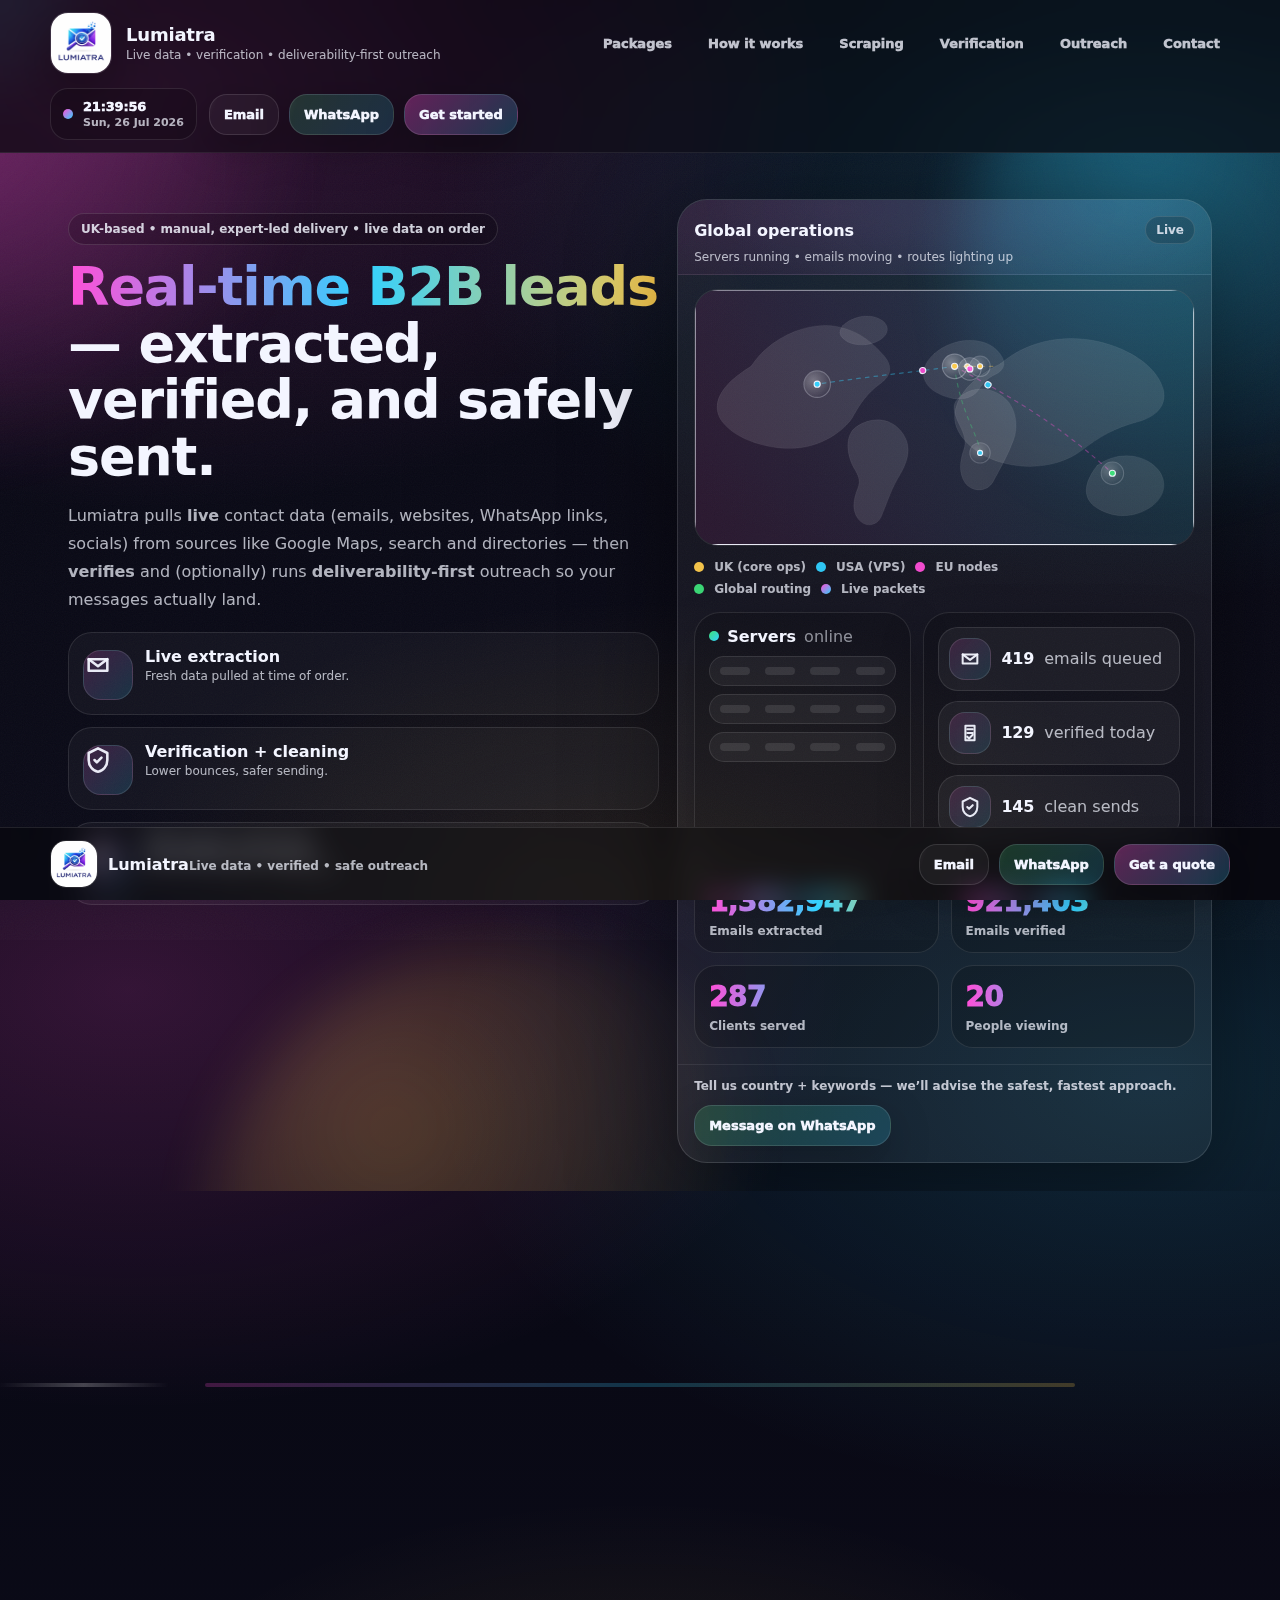
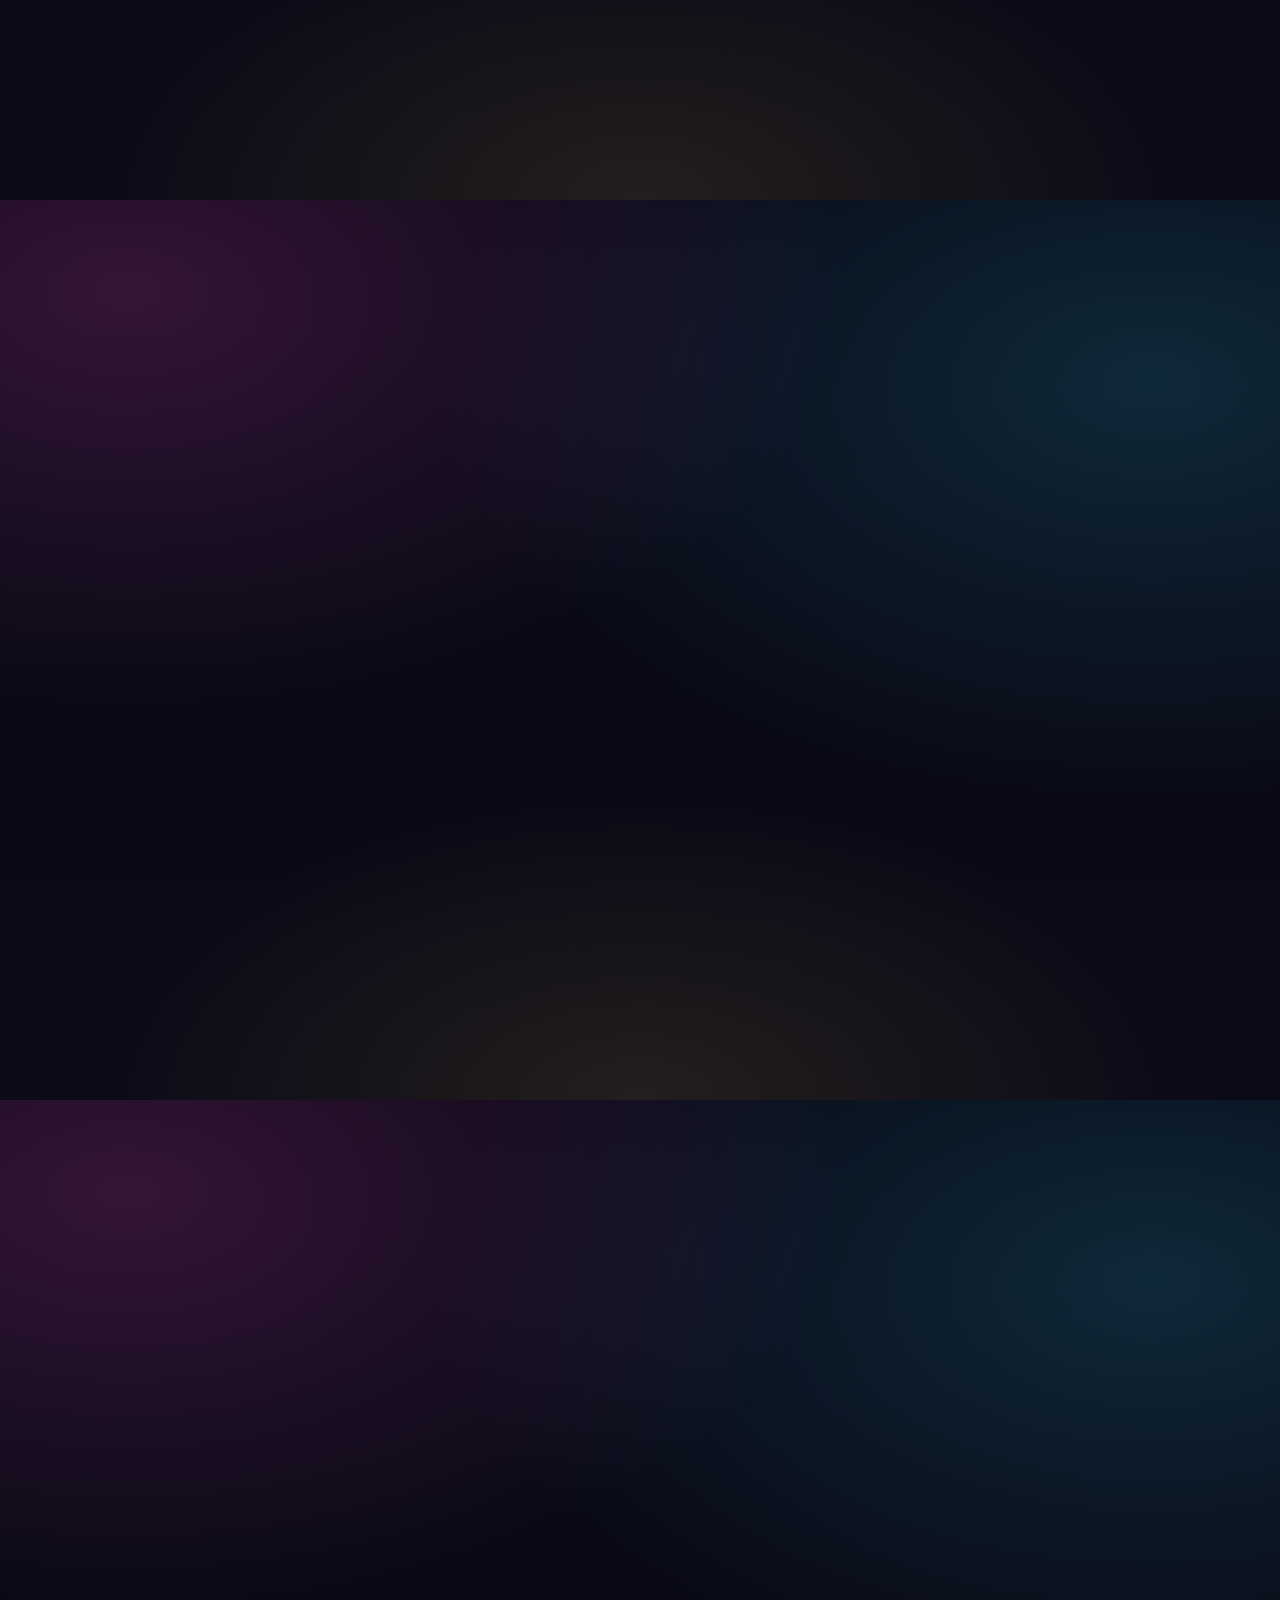
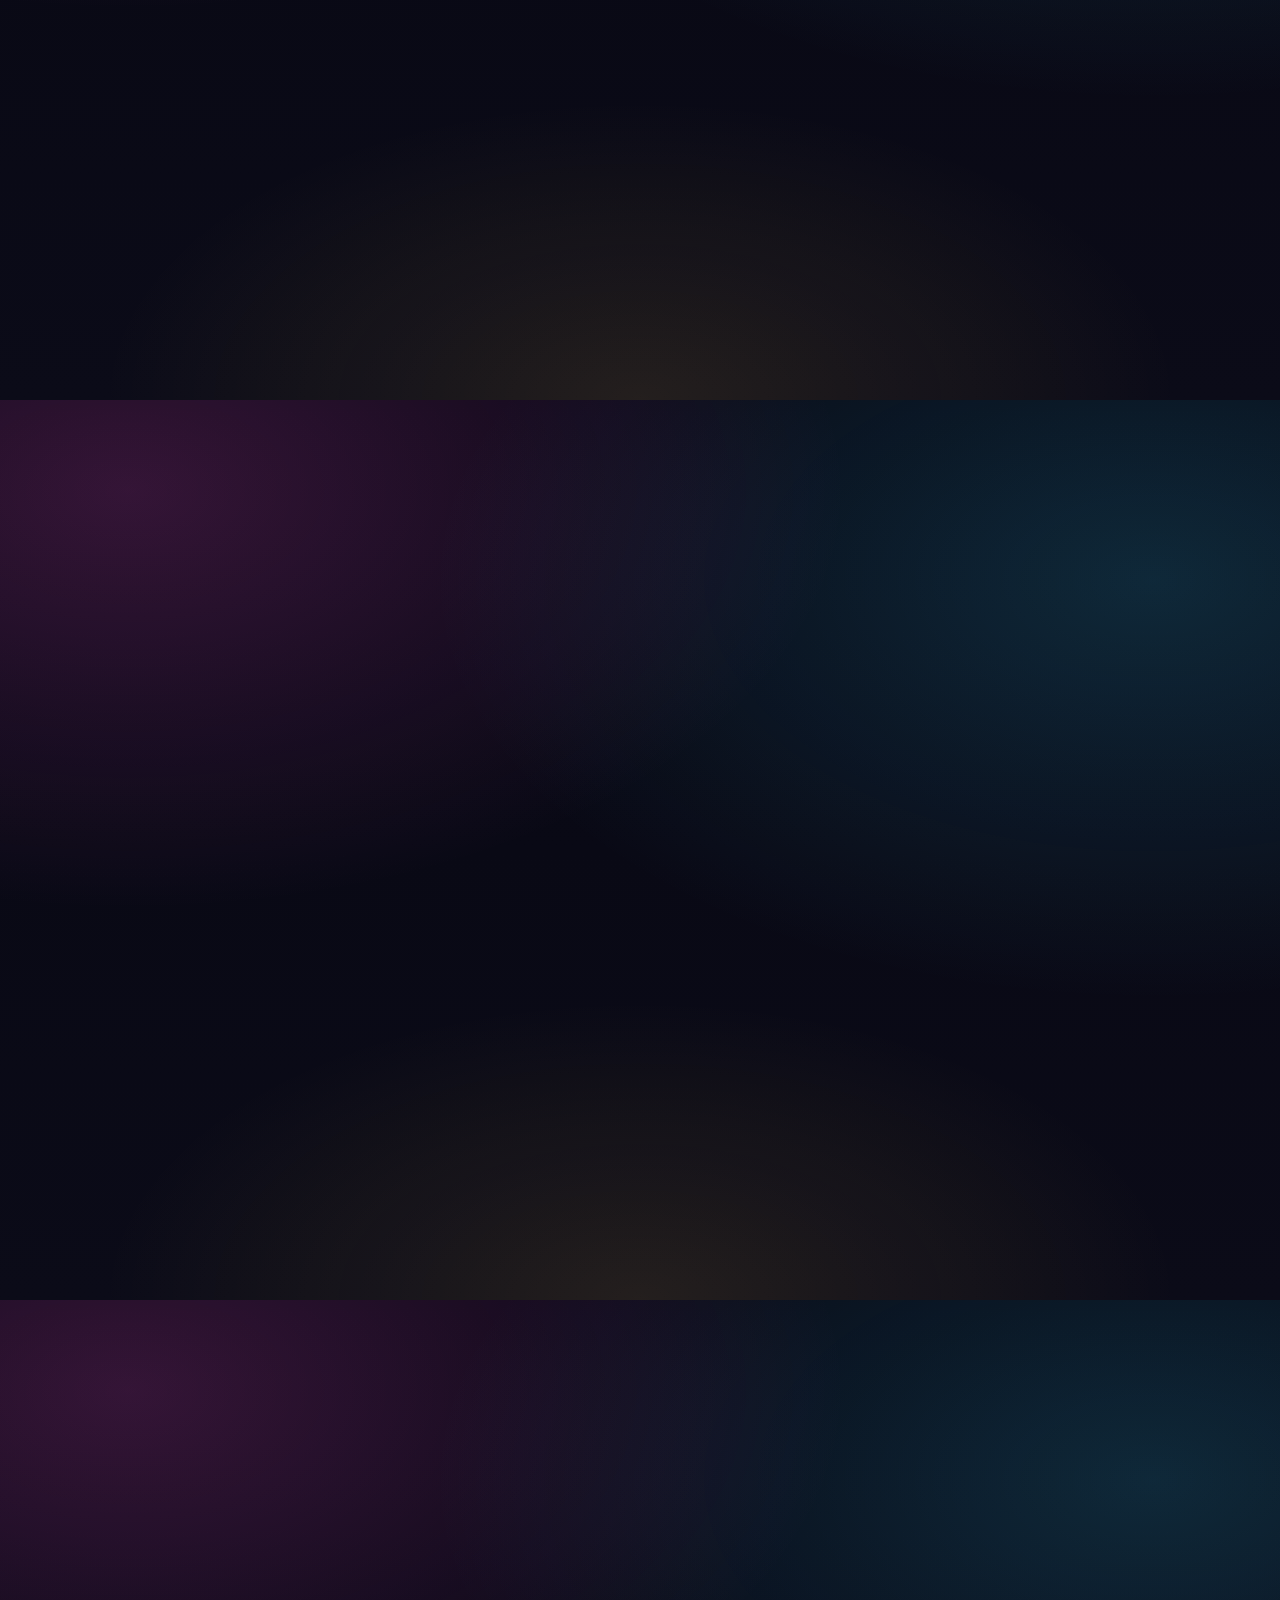
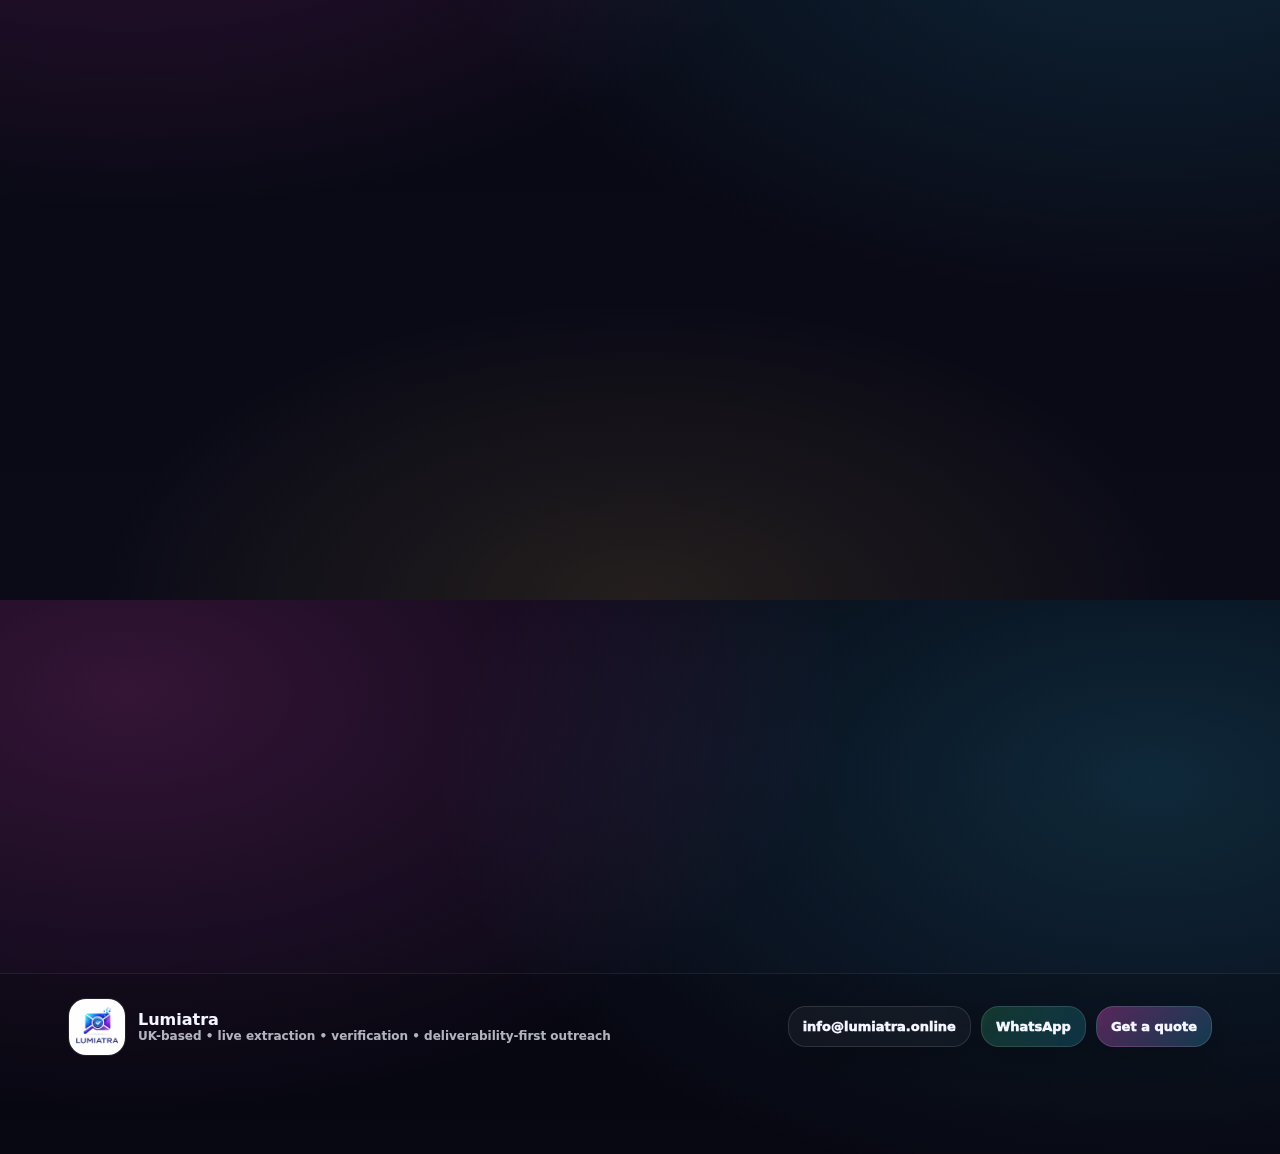
<file: index.html>
<!doctype html>
<html lang="en-GB">
<head>
  <meta charset="utf-8" />
  <meta name="viewport" content="width=device-width,initial-scale=1" />
  <title>Lumiatra — Live Data Extraction + Verified Outreach</title>
  <meta name="description" content="UK-based. Live scraping from maps/search/directories. Verification + deliverability-first sending. Manual, safe, expert-led delivery." />
  <meta name="theme-color" content="#070712" />
  <link rel="icon" href="assets/favicon.png" />
  <link rel="stylesheet" href="styles.css" />
</head>
<body>
  <div class="progressbar" aria-hidden="true"></div>
  <div class="cursor-glow" aria-hidden="true"></div>
  <div class="noise" aria-hidden="true"></div>

  <header class="header">
    <div class="container nav">
      <a class="brand" href="#top" aria-label="Lumiatra home">
        <img class="brand-logo" src="assets/logo.png" alt="Lumiatra logo" />
        <div class="name">
          <b>Lumiatra</b>
          <span>Live data • verification • deliverability-first outreach</span>
        </div>
      </a>

      <button class="nav-toggle" aria-label="Open menu" aria-expanded="false" aria-controls="navLinks">
        <span></span><span></span><span></span>
      </button>

      <nav class="links" id="navLinks" aria-label="Primary">
        <a href="#packages">Packages</a>
        <a href="#how">How it works</a>
        <a href="#scraping">Scraping</a>
        <a href="#verify">Verification</a>
        <a href="#outreach">Outreach</a>
        <a href="#contact">Contact</a>
      </nav>

      <div class="nav-right">
        <div class="clock" aria-label="Current time">
          <div class="clock-dot"></div>
          <div class="clock-text">
            <div class="clock-time" id="clockTime">—</div>
            <div class="clock-date" id="clockDate">—</div>
          </div>
        </div>

        <div class="nav-ctas">
          <a class="btn ghost" href="mailto:info@lumiatra.online?subject=Enquiry%20%E2%80%94%20Lumiatra">Email</a>
          <a class="btn whatsapp" href="https://wa.me/447818930933?text=Hi%20Lumiatra%20%E2%80%94%20I%27d%20like%20help%20with%20live%20leads%20and%20outreach.%20Can%20we%20chat%3F" target="_blank" rel="noopener">WhatsApp</a>
          <a class="btn primary" href="#packages">Get started</a>
        </div>
      </div>
    </div>
  </header>

  <main id="top">
    <section class="hero">
      <div class="hero-bg" aria-hidden="true">
        <div class="blob blob-1"></div>
        <div class="blob blob-2"></div>
        <div class="blob blob-3"></div>
        <div class="gridlines"></div>
      </div>

      <div class="container hero-grid">
        <div class="hero-copy">
          <div class="pill reveal">UK-based • manual, expert-led delivery • live data on order</div>
          <h1 class="h-title reveal"><span class="grad">Real-time B2B leads</span> — extracted, verified, and safely sent.</h1>
          <p class="h-sub reveal">
            Lumiatra pulls <b>live</b> contact data (emails, websites, WhatsApp links, socials) from sources like Google Maps, search and directories —
            then <b>verifies</b> and (optionally) runs <b>deliverability-first</b> outreach so your messages actually land.
          </p>

          <div class="hero-bullets reveal">
            <div class="hb">
              <span class="hb-ico" aria-hidden="true">
                <svg viewBox="0 0 24 24"><path d="M4 7h16v10H4V7Z" /><path d="m4 7 8 6 8-6" /></svg>
              </span>
              <div><b>Live extraction</b><span>Fresh data pulled at time of order.</span></div>
            </div>
            <div class="hb">
              <span class="hb-ico" aria-hidden="true">
                <svg viewBox="0 0 24 24"><path d="M12 2 20 6v6c0 5-3.5 9.5-8 10-4.5-.5-8-5-8-10V6l8-4Z"/><path d="m9 12 2 2 4-4"/></svg>
              </span>
              <div><b>Verification + cleaning</b><span>Lower bounces, safer sending.</span></div>
            </div>
            <div class="hb">
              <span class="hb-ico" aria-hidden="true">
                <svg viewBox="0 0 24 24"><path d="M3 12 21 5l-7 18-2-8-9-3Z"/><path d="m12 15 9-10"/></svg>
              </span>
              <div><b>Managed outreach</b><span>Warm-up, cadence, monitoring.</span></div>
            </div>
          </div>

          <div class="hero-ctas reveal">
            <a class="btn primary" href="#packages">Choose a package</a>
            <a class="btn ghost" href="#contact">Get a quote</a>
          </div>

          <div class="mini-trust reveal">
            <span class="dot"></span> Wholesalers • Manufacturers • Distributors • Service providers • Agencies
          </div>
        </div>

        <div class="hero-panel reveal">
          <div class="panel-top">
            <div class="panel-title">
              <b>Global operations</b>
              <span class="kbd">Live</span>
            </div>
            <div class="panel-sub">Servers running • emails moving • routes lighting up</div>
          </div>

          <div class="map-wrap">
            <svg class="map" viewBox="0 0 980 500" role="img" aria-label="World map with active nodes and routes">
              <defs>
                <linearGradient id="ocean" x1="0" x2="1">
                  <stop offset="0" stop-color="rgba(255,79,216,.10)"/>
                  <stop offset="1" stop-color="rgba(50,209,255,.12)"/>
                </linearGradient>
                <radialGradient id="glow" cx="35%" cy="35%" r="70%">
                  <stop offset="0" stop-color="rgba(255,255,255,.95)"/>
                  <stop offset="1" stop-color="rgba(255,255,255,0)"/>
                </radialGradient>
              </defs>

              <rect x="0" y="0" width="980" height="500" rx="24" fill="url(#ocean)"/>

              <path class="land" d="M110 150c35-55 110-90 170-78 46 9 72 35 92 58 18 21 12 40-8 54-25 18-40 40-52 62-13 25-55 58-106 64-52 6-120-12-150-48-22-26-22-66 54-112z"/>
              <path class="land" d="M310 275c18-18 46-25 70-16 19 7 35 27 38 46 4 24-8 46-20 66-14 24-22 52-32 74-9 20-33 22-46 4-13-18-8-40 0-60 6-16 0-26-7-38-12-20-20-56-3-76z"/>
              <path class="land" d="M470 125c28-24 66-32 98-22 18 6 30 18 36 30 7 14 0 26-12 32-18 8-26 18-34 30-10 16-30 22-52 18-22-4-46-16-54-34-8-18 0-38 18-54z"/>
              <path class="land" d="M520 210c26-22 62-20 88 2 22 18 28 54 18 82-10 28-26 56-40 82-12 22-42 22-56 2-12-18-10-42-2-64 6-18 0-32-8-48-14-30-16-42 0-56z"/>
              <path class="land" d="M600 145c64-56 160-64 240-28 48 22 72 50 80 78 8 30-12 54-50 64-46 12-76 30-110 56-40 30-98 40-158 24-56-16-92-56-92-88 0-34 24-74 90-106z"/>
              <path class="land" d="M790 345c34-26 82-26 112 0 26 22 26 56-2 78-30 24-70 26-102 10-30-14-44-42-8-88z"/>
              <path class="land" d="M290 70c24-22 58-24 78-10 16 12 12 30-8 40-18 10-44 10-60 2-16-10-20-18-10-32z"/>

              <path class="link" id="r1" d="M510 150 C440 160, 340 170, 240 185" />
              <path class="link link2" id="r2" d="M510 150 C620 210, 710 260, 820 360" />
              <path class="link link3" id="r3" d="M510 150 C540 150, 565 150, 590 150" />
              <path class="link link4" id="r4" d="M510 150 C520 240, 560 290, 560 320" />

              <g class="packet">
                <circle r="6" fill="rgba(255,79,216,.9)">
                  <animateMotion dur="4.8s" repeatCount="indefinite" rotate="auto">
                    <mpath href="#r1"></mpath>
                  </animateMotion>
                </circle>
              </g>
              <g class="packet">
                <circle r="6" fill="rgba(50,209,255,.9)">
                  <animateMotion dur="5.6s" repeatCount="indefinite" rotate="auto">
                    <mpath href="#r2"></mpath>
                  </animateMotion>
                </circle>
              </g>
              <g class="packet">
                <circle r="5" fill="rgba(255,204,77,.95)">
                  <animateMotion dur="3.6s" repeatCount="indefinite" rotate="auto">
                    <mpath href="#r3"></mpath>
                  </animateMotion>
                </circle>
              </g>

              <g class="node" data-label="UK • London">
                <circle class="pulse" cx="510" cy="150" r="24" fill="url(#glow)" opacity=".35"/>
                <circle cx="510" cy="150" r="6" fill="rgba(255,204,77,.98)"/>
              </g>
              <g class="node node2" data-label="USA • Virginia">
                <circle class="pulse" cx="240" cy="185" r="26" fill="url(#glow)" opacity=".30"/>
                <circle cx="240" cy="185" r="6" fill="rgba(50,209,255,.98)"/>
              </g>
              <g class="node node3" data-label="France • Paris">
                <circle class="pulse" cx="540" cy="155" r="22" fill="url(#glow)" opacity=".28"/>
                <circle cx="540" cy="155" r="6" fill="rgba(255,79,216,.98)"/>
              </g>
              <g class="node node4" data-label="Singapore">
                <circle class="pulse" cx="820" cy="360" r="22" fill="url(#glow)" opacity=".22"/>
                <circle cx="820" cy="360" r="6" fill="rgba(62,224,122,.98)"/>
              </g>
              <g class="node node5" data-label="Germany">
                <circle class="pulse" cx="560" cy="150" r="20" fill="url(#glow)" opacity=".22"/>
                <circle cx="560" cy="150" r="5" fill="rgba(255,204,77,.95)"/>
              </g>
              <g class="node node6" data-label="South Africa">
                <circle class="pulse" cx="560" cy="320" r="20" fill="url(#glow)" opacity=".20"/>
                <circle cx="560" cy="320" r="5" fill="rgba(50,209,255,.90)"/>
              </g>
            </svg>

            <div class="map-legend">
              <div class="legend-row">
                <span class="lg-dot d1"></span><span>UK (core ops)</span>
                <span class="lg-dot d2"></span><span>USA (VPS)</span>
                <span class="lg-dot d3"></span><span>EU nodes</span>
              </div>
              <div class="legend-row">
                <span class="lg-dot d4"></span><span>Global routing</span>
                <span class="lg-dot d5"></span><span>Live packets</span>
              </div>
            </div>
          </div>

          <div class="live-row">
            <div class="server">
              <div class="server-top">
                <span class="srv-dot"></span><b>Servers</b><span class="muted2">online</span>
              </div>
              <div class="racks" aria-hidden="true">
                <div class="rack"><i></i><i></i><i></i><i></i></div>
                <div class="rack"><i></i><i></i><i></i><i></i></div>
                <div class="rack"><i></i><i></i><i></i><i></i></div>
              </div>
            </div>

            <div class="actions">
              <div class="action"><span class="a-ico">
                <svg viewBox="0 0 24 24"><path d="M4 7h16v10H4V7Z"/><path d="m4 7 8 6 8-6"/></svg>
              </span><b id="liveEmails">—</b><span class="muted">emails queued</span></div>

              <div class="action"><span class="a-ico">
                <svg viewBox="0 0 24 24"><path d="M7 4h10v16H7V4Z"/><path d="M9 8h6M9 12h6"/><path d="m9 16 2 2 4-4"/></svg>
              </span><b id="liveVerified">—</b><span class="muted">verified today</span></div>

              <div class="action"><span class="a-ico">
                <svg viewBox="0 0 24 24"><path d="M12 2 20 6v6c0 5-3.5 9.5-8 10-4.5-.5-8-5-8-10V6l8-4Z"/><path d="m9 12 2 2 4-4"/></svg>
              </span><b id="liveClean">—</b><span class="muted">clean sends</span></div>
            </div>
          </div>

          <div class="stats-grid">
            <div class="stat"><div class="stat-num" data-count="1382947">0</div><div class="stat-lbl">Emails extracted</div></div>
            <div class="stat"><div class="stat-num" data-count="921403">0</div><div class="stat-lbl">Emails verified</div></div>
            <div class="stat"><div class="stat-num" data-count="287">0</div><div class="stat-lbl">Clients served</div></div>
            <div class="stat"><div class="stat-num live" data-live="people">0</div><div class="stat-lbl">People viewing</div></div>
          </div>

          <div class="panel-foot">
            <div class="small">Tell us country + keywords — we’ll advise the safest, fastest approach.</div>
            <a class="btn whatsapp" href="https://wa.me/447818930933?text=Hi%20Lumiatra%20%E2%80%94%20I%27d%20like%20a%20live%20scrape.%20Country%3A%20%5B%5D%20Keywords%3A%20%5B%5D" target="_blank" rel="noopener">Message on WhatsApp</a>
          </div>
        </div>
      </div>
    </section>

    <section class="section" id="packages">
      <div class="container">
        <div class="section-head">
          <h2 class="reveal">Pick your level</h2>
          <p class="lead reveal">Three clean options — and a clear flow from extraction → verification → sending.</p>
        </div>

        <div class="cards-flow">
          <div class="flow-line" aria-hidden="true"></div>

          <div class="card reveal">
            <div class="card-top">
              <div class="icon big" aria-hidden="true">
                <svg viewBox="0 0 24 24"><path d="M4 7h16v10H4V7Z"/><path d="m4 7 8 6 8-6"/></svg>
              </div>
              <div><b>1) Scraping only</b><div class="small muted">Best when you already send.</div></div>
            </div>
            <ul class="list">
              <li>Live scrape on order (no stale DB)</li>
              <li>Emails + websites + WhatsApp + socials</li>
              <li>CSV + optional CRM-ready formatting</li>
            </ul>
            <a class="btn primary full" href="#contact" data-prefill="Scraping only">Get a quote</a>
          </div>

          <div class="card reveal hot">
            <div class="badge">Most popular</div>
            <div class="card-top">
              <div class="icon big" aria-hidden="true">
                <svg viewBox="0 0 24 24"><path d="M7 4h10v16H7V4Z"/><path d="M9 8h6M9 12h6"/><path d="m9 16 2 2 4-4"/></svg>
              </div>
              <div><b>2) Scrape + verification</b><div class="small muted">Cleaner list = safer sends.</div></div>
            </div>
            <ul class="list">
              <li>Everything in Scraping</li>
              <li>Verification + suppression guidance</li>
              <li>Segments for safer targeting</li>
            </ul>
            <a class="btn primary full" href="#contact" data-prefill="Scrape + verification">Get a quote</a>
          </div>

          <div class="card reveal">
            <div class="card-top">
              <div class="icon big" aria-hidden="true">
                <svg viewBox="0 0 24 24"><path d="M3 12 21 5l-7 18-2-8-9-3Z"/><path d="m12 15 9-10"/></svg>
              </div>
              <div><b>3) Managed outreach</b><div class="small muted">We set up and run it safely.</div></div>
            </div>
            <ul class="list">
              <li>Everything in Scrape + verification</li>
              <li>VPS + sending setup + monitoring</li>
              <li>Conservative cadence protects reputation</li>
            </ul>
            <a class="btn primary full" href="#contact" data-prefill="Managed outreach">Talk to us</a>
          </div>
        </div>

        <div class="banner reveal">
          <div><b>Not a spam shop.</b> <span>We focus on legitimate B2B outreach with relevance, suppression and best practices.</span></div>
          <a class="btn whatsapp" href="https://wa.me/447818930933?text=Hi%20Lumiatra%20%E2%80%94%20which%20package%20fits%20my%20use%20case%3F" target="_blank" rel="noopener">Ask on WhatsApp</a>
        </div>
      </div>
    </section>

    <section class="section" id="how">
      <div class="container">
        <div class="section-head">
          <h2 class="reveal">How we connect the dots</h2>
          <p class="lead reveal">Objective → sources → extraction → cleaning → (optional) sending. Clear and controlled.</p>
        </div>

        <div class="flow">
          <div class="flow-card reveal">
            <div class="flow-ico" aria-hidden="true">
              <svg viewBox="0 0 24 24"><path d="M12 2 20 6v6c0 5-3.5 9.5-8 10-4.5-.5-8-5-8-10V6l8-4Z"/><path d="M12 7v6"/><path d="M12 16h.01"/></svg>
            </div>
            <div><b>Start with an objective</b><p class="muted">Who are you trying to reach, where, and why? We translate that into keywords + sources.</p></div>
          </div>

          <div class="flow-card reveal">
            <div class="flow-ico" aria-hidden="true">
              <svg viewBox="0 0 24 24"><path d="M4 7h16v10H4V7Z"/><path d="m4 7 8 6 8-6"/></svg>
            </div>
            <div><b>Extract live data</b><p class="muted">Emails, sites, WhatsApp, socials, metadata — pulled in real time.</p></div>
          </div>

          <div class="flow-card reveal">
            <div class="flow-ico" aria-hidden="true">
              <svg viewBox="0 0 24 24"><path d="M7 4h10v16H7V4Z"/><path d="M9 8h6M9 12h6"/><path d="m9 16 2 2 4-4"/></svg>
            </div>
            <div><b>Verify & clean</b><p class="muted">Lower bounce risk, safer segments, suppression guidance.</p></div>
          </div>

          <div class="flow-card reveal">
            <div class="flow-ico" aria-hidden="true">
              <svg viewBox="0 0 24 24"><path d="M3 12 21 5l-7 18-2-8-9-3Z"/><path d="m12 15 9-10"/></svg>
            </div>
            <div><b>Send safely (optional)</b><p class="muted">Warm-up, cadence, monitoring — protect your domains and placement.</p></div>
          </div>
        </div>
      </div>
    </section>

    <section class="section" id="scraping">
      <div class="container">
        <div class="section-head">
          <h2 class="reveal">1) Live data extraction</h2>
          <p class="lead reveal">We scrape live data at the time of order. No stale databases, no recycled lists.</p>
        </div>

        <div class="source-grid">
          <div class="source reveal"><span class="s-ico">📍</span><b>Google Maps</b><span>categories + cities</span></div>
          <div class="source reveal"><span class="s-ico">G</span><b>Search</b><span>keyword footprints</span></div>
          <div class="source reveal"><span class="s-ico">🗂️</span><b>Directories</b><span>industry portals</span></div>
          <div class="source reveal"><span class="s-ico">🌐</span><b>Websites</b><span>contact pages</span></div>
          <div class="source reveal"><span class="s-ico">f</span><b>Facebook</b><span>pages + links</span></div>
          <div class="source reveal"><span class="s-ico">ig</span><b>Instagram</b><span>bios + sites</span></div>
          <div class="source reveal"><span class="s-ico">tt</span><b>TikTok</b><span>profiles + links</span></div>
          <div class="source reveal"><span class="s-ico">in</span><b>LinkedIn*</b><span>companies + roles</span></div>
        </div>

        <div class="split">
          <div class="tile reveal">
            <h3>Scraping speed calculator</h3>
            <p class="small muted">Estimate only — speed varies by depth, regions and anti-bot controls.</p>
            <div class="calc">
              <label>Number of keywords</label>
              <input id="kwCount" type="number" min="1" value="10" />
              <label>Source complexity</label>
              <select id="kwComplex">
                <option value="1">Low (simple SERPs/directories)</option>
                <option value="1.8" selected>Medium (Maps + mixed)</option>
                <option value="2.8">High (deep enrichment)</option>
              </select>
              <div class="calc-out"><div class="big" id="scrapeTime">—</div><div class="small muted">Estimated run time</div></div>
              <div class="small muted">Baseline: ~6 minutes per keyword at medium complexity.</div>
            </div>
          </div>

          <div class="tile reveal glow">
            <h3>What you get (typical fields)</h3>
            <div class="deliverables">
              <div class="del"><span class="del-ico" aria-hidden="true">
                <svg viewBox="0 0 24 24"><path d="M4 7h16v10H4V7Z"/><path d="m4 7 8 6 8-6"/></svg>
              </span><div><b>Emails</b><span class="muted">where published</span></div></div>

              <div class="del"><span class="del-ico" aria-hidden="true">
                <svg viewBox="0 0 24 24"><path d="M10 13a5 5 0 0 1 0-7l1-1a5 5 0 0 1 7 7l-1 1"/><path d="M14 11a5 5 0 0 1 0 7l-1 1a5 5 0 0 1-7-7l1-1"/></svg>
              </span><div><b>Websites</b><span class="muted">incl. contact pages</span></div></div>

              <div class="del"><span class="del-ico" aria-hidden="true">
                <svg viewBox="0 0 24 24"><path d="M20 12a8 8 0 0 1-8 8H7a3 3 0 0 1-3-3v-5a8 8 0 0 1 8-8h1"/><path d="M14 7h6v6"/><path d="M20 7 12 15"/></svg>
              </span><div><b>WhatsApp</b><span class="muted">links/phones where available</span></div></div>

              <div class="del"><span class="del-ico" aria-hidden="true">
                <svg viewBox="0 0 24 24"><path d="M4 12a8 8 0 0 1 16 0"/><path d="M7 12a5 5 0 0 1 10 0"/><path d="M12 12v9"/></svg>
              </span><div><b>Socials</b><span class="muted">IG/FB/X/etc.</span></div></div>

              <div class="del"><span class="del-ico" aria-hidden="true">
                <svg viewBox="0 0 24 24"><path d="M4 6h16"/><path d="M4 12h16"/><path d="M4 18h16"/><path d="M8 6v12"/></svg>
              </span><div><b>Metadata</b><span class="muted">for segmentation</span></div></div>
            </div>
            <div class="small muted">*Some sources can be constrained by platform rules. We’ll advise safest options.</div>
          </div>
        </div>
      </div>
    </section>

    <section class="section" id="verify">
      <div class="container">
        <div class="section-head">
          <h2 class="reveal">2) Verification & cleaning</h2>
          <p class="lead reveal">Clean lists protect reputation and improve placement. It’s the boring part that saves you.</p>
        </div>

        <div class="split">
          <div class="tile reveal glow">
            <h3>What verification protects you from</h3>
            <div class="chips">
              <div class="chip">High bounces</div>
              <div class="chip">Spam flags</div>
              <div class="chip">Blocklists</div>
              <div class="chip">Wasted spend</div>
            </div>
            <p class="small muted">No verifier can remove every risky email (some traps look valid). The goal is to eliminate avoidable damage and keep sending healthy.</p>
          </div>

          <div class="tile reveal">
            <h3>Verification speed calculator</h3>
            <p class="small muted">Estimate duration based on list size and depth.</p>
            <div class="calc">
              <label>Emails to verify</label>
              <input id="verCount" type="number" min="100" value="5000" />
              <label>Verification depth</label>
              <select id="verDepth">
                <option value="1">Standard</option>
                <option value="1.4" selected>Safer (slower)</option>
                <option value="0.75">Fast pass</option>
              </select>
              <div class="calc-out"><div class="big" id="verifyTime">—</div><div class="small muted">Estimated verification time</div></div>
              <div class="small muted">Baseline: ~2,000 emails/hour at “safer” depth.</div>
            </div>
          </div>
        </div>
      </div>
    </section>

    <section class="section" id="outreach">
      <div class="container">
        <div class="section-head">
          <h2 class="reveal">3) Deliverability-first outreach</h2>
          <p class="lead reveal">We’d rather send slower and win than blast fast and burn a domain.</p>
        </div>

        <div class="split">
          <div class="tile reveal">
            <h3>Sending cadence calculator</h3>
            <p class="small muted">Conservative cadence protects sender reputation.</p>
            <div class="calc">
              <label>Contacts to message</label>
              <input id="sendCount" type="number" min="50" value="1000" />
              <label>Cadence</label>
              <select id="sendRate">
                <option value="20">Conservative (20/hour)</option>
                <option value="30" selected>Balanced (30/hour)</option>
                <option value="50">Aggressive (50/hour)</option>
              </select>
              <div class="calc-out"><div class="big" id="sendTime">—</div><div class="small muted">Estimated send duration</div></div>
              <div class="small muted">Start conservative, ramp only if reputation stays clean.</div>
            </div>
          </div>

          <div class="tile reveal glow">
            <h3>Why slower wins (most of the time)</h3>
            <div class="deliverables">
              <div class="del"><span class="del-ico" aria-hidden="true">
                <svg viewBox="0 0 24 24"><path d="M12 2a4 4 0 0 0-4 4v3H6a2 2 0 0 0-2 2v7a2 2 0 0 0 2 2h12a2 2 0 0 0 2-2v-7a2 2 0 0 0-2-2h-2V6a4 4 0 0 0-4-4Z"/><path d="M8 9V6a4 4 0 1 1 8 0v3"/></svg>
              </span><div><b>Warm-up matters</b><span class="muted">trust is earned</span></div></div>

              <div class="del"><span class="del-ico" aria-hidden="true">
                <svg viewBox="0 0 24 24"><path d="M6 12a6 6 0 0 1 12 0"/><path d="M9 12a3 3 0 0 1 6 0"/><path d="M12 12v8"/><path d="M4 20h16"/></svg>
              </span><div><b>Blacklists exist</b><span class="muted">protect domains/IPs</span></div></div>

              <div class="del"><span class="del-ico" aria-hidden="true">
                <svg viewBox="0 0 24 24"><path d="M12 2v3"/><path d="M12 19v3"/><path d="M4.2 4.2l2.1 2.1"/><path d="M17.7 17.7l2.1 2.1"/><path d="M2 12h3"/><path d="M19 12h3"/><path d="M4.2 19.8l2.1-2.1"/><path d="M17.7 6.3l2.1-2.1"/><circle cx="12" cy="12" r="4"/></svg>
              </span><div><b>Relevance beats volume</b><span class="muted">targeting first</span></div></div>

              <div class="del"><span class="del-ico" aria-hidden="true">
                <svg viewBox="0 0 24 24"><path d="M20 6 9 17l-5-5"/></svg>
              </span><div><b>Opt-out + suppression</b><span class="muted">keeps you clean</span></div></div>
            </div>
            <div class="small muted">We can also support WhatsApp outreach where appropriate — focused on genuine business connections.</div>
          </div>
        </div>
      </div>
    </section>

    <section class="section" id="contact">
      <div class="container">
        <div class="section-head">
          <h2 class="reveal">Get a quote</h2>
          <p class="lead reveal">Tell us what you need. We’ll propose the cleanest plan for your target.</p>
        </div>

        <div class="form-wrap reveal">
          <form id="leadForm">
            <div class="grid">
              <div><label for="name">Your name *</label><input id="name" required /></div>
              <div><label for="email">Email *</label><input id="email" type="email" required /></div>
              <div><label for="wa">WhatsApp (optional)</label><input id="wa" placeholder="+44…" /></div>
              <div><label for="pkg">Package *</label>
                <select id="pkg" required>
                  <option value="">Select…</option>
                  <option>Scraping only</option>
                  <option>Scrape + verification</option>
                  <option>Managed outreach</option>
                </select>
              </div>
              <div><label for="country">Country / target market *</label><input id="country" required placeholder="UK, USA, EU, etc." /></div>
              <div><label for="objective">Business objective *</label><input id="objective" required placeholder="book demos, wholesale leads, partnerships…" /></div>
              <div class="full"><label for="keywords">Example keywords / niches *</label><textarea id="keywords" required placeholder="e.g. “HVAC installers London”, “cosmetics wholesalers Germany”…"></textarea></div>
              <div class="full"><label for="notes">Extra requirements</label><textarea id="notes" placeholder="Lead fields needed, volume, timeframe, sources, etc."></textarea></div>
            </div>

            <div class="consent">
              <input id="consent" type="checkbox" required />
              <label for="consent">I agree Lumiatra can contact me about my enquiry.</label>
            </div>

            <div class="form-actions">
              <button class="btn primary" type="submit">Send enquiry</button>
              <button class="btn whatsapp" type="button" id="sendWhatsApp">Send via WhatsApp</button>
              <a class="btn ghost" href="mailto:info@lumiatra.online" id="sendEmailLink">Open email</a>
            </div>

            <div class="small muted">UK-based and usually available. If you’re ready, we can start quickly.</div>
          </form>

          <div class="form-side">
            <div class="side-card glow">
              <div class="pill">Compliance-first</div>
              <h3>We don’t spam.</h3>
              <p class="small muted">We support legitimate B2B outreach with relevance, suppression and opt-out. We’ll guide you on best practices and privacy expectations.</p>
              <a class="btn whatsapp full" href="https://wa.me/447818930933?text=Hi%20Lumiatra%20%E2%80%94%20quick%20question%20about%20compliance%20and%20outreach%3A" target="_blank" rel="noopener">Ask on WhatsApp</a>
            </div>

            <div class="side-card">
              <h3>Contact</h3>
              <div class="small"><b>Email:</b> info@lumiatra.online</div>
              <div class="small"><b>WhatsApp:</b> +44 7818 930933</div>
              <div class="small muted" style="margin-top:10px;">We’ll steer you towards the safest approach for deliverability and compliance.</div>
            </div>
          </div>
        </div>
      </div>
    </section>

    <section class="section" id="faq">
      <div class="container">
        <div class="section-head">
          <h2 class="reveal">FAQs</h2>
          <p class="lead reveal">Quick answers. For specifics: WhatsApp us.</p>
        </div>

        <div class="faq-grid">
          <details class="faq reveal"><summary>Do you use a pre-built database?</summary><p>No — we scrape live at the time of order so you’re not paying for stale contacts.</p></details>
          <details class="faq reveal"><summary>Can you eliminate 100% of bad emails?</summary><p>No. We reduce bounces and obvious traps; some risky inboxes look valid.</p></details>
          <details class="faq reveal"><summary>Why can’t we send everything immediately?</summary><p>Sending too fast can damage reputation and inbox placement. Slow + consistent usually wins.</p></details>
          <details class="faq reveal"><summary>What makes Lumiatra different?</summary><p>We combine extraction, cleaning and deliverability-first workflow — with a manual, expert approach and safe infrastructure.</p></details>
        </div>
      </div>
    </section>
  </main>

  <footer class="footer">
    <div class="container foot">
      <div class="foot-left">
        <img src="assets/logo.png" alt="" />
        <div><b>Lumiatra</b><div class="small muted">UK-based • live extraction • verification • deliverability-first outreach</div></div>
      </div>
      <div class="foot-ctas">
        <a class="btn ghost" href="mailto:info@lumiatra.online">info@lumiatra.online</a>
        <a class="btn whatsapp" href="https://wa.me/447818930933?text=Hi%20Lumiatra%20%E2%80%94%20quick%20question%3A" target="_blank" rel="noopener">WhatsApp</a>
        <a class="btn primary" href="#contact">Get a quote</a>
      </div>
    </div>
  </footer>

  <div class="stickybar" role="region" aria-label="Sticky actions">
    <div class="container sticky-inner">
      <div class="sticky-left">
        <img src="assets/logo.png" alt="" />
        <div><b>Lumiatra</b><span class="small muted">Live data • verified • safe outreach</span></div>
      </div>
      <div class="sticky-right">
        <a class="btn ghost" href="mailto:info@lumiatra.online?subject=Enquiry%20%E2%80%94%20Lumiatra">Email</a>
        <a class="btn whatsapp" href="https://wa.me/447818930933?text=Hi%20Lumiatra%20%E2%80%94%20I%27d%20like%20a%20quote.%20Country%3A%20%5B%5D%20Keywords%3A%20%5B%5D" target="_blank" rel="noopener">WhatsApp</a>
        <a class="btn primary" href="#contact">Get a quote</a>
      </div>
    </div>
  </div>

  <button id="backToTop" class="btt" aria-label="Back to top" title="Back to top">
    <span class="btt-ico">↑</span><span class="btt-txt">Top</span>
  </button>

  <script src="script.js"></script>
</body>
</html>
</file>
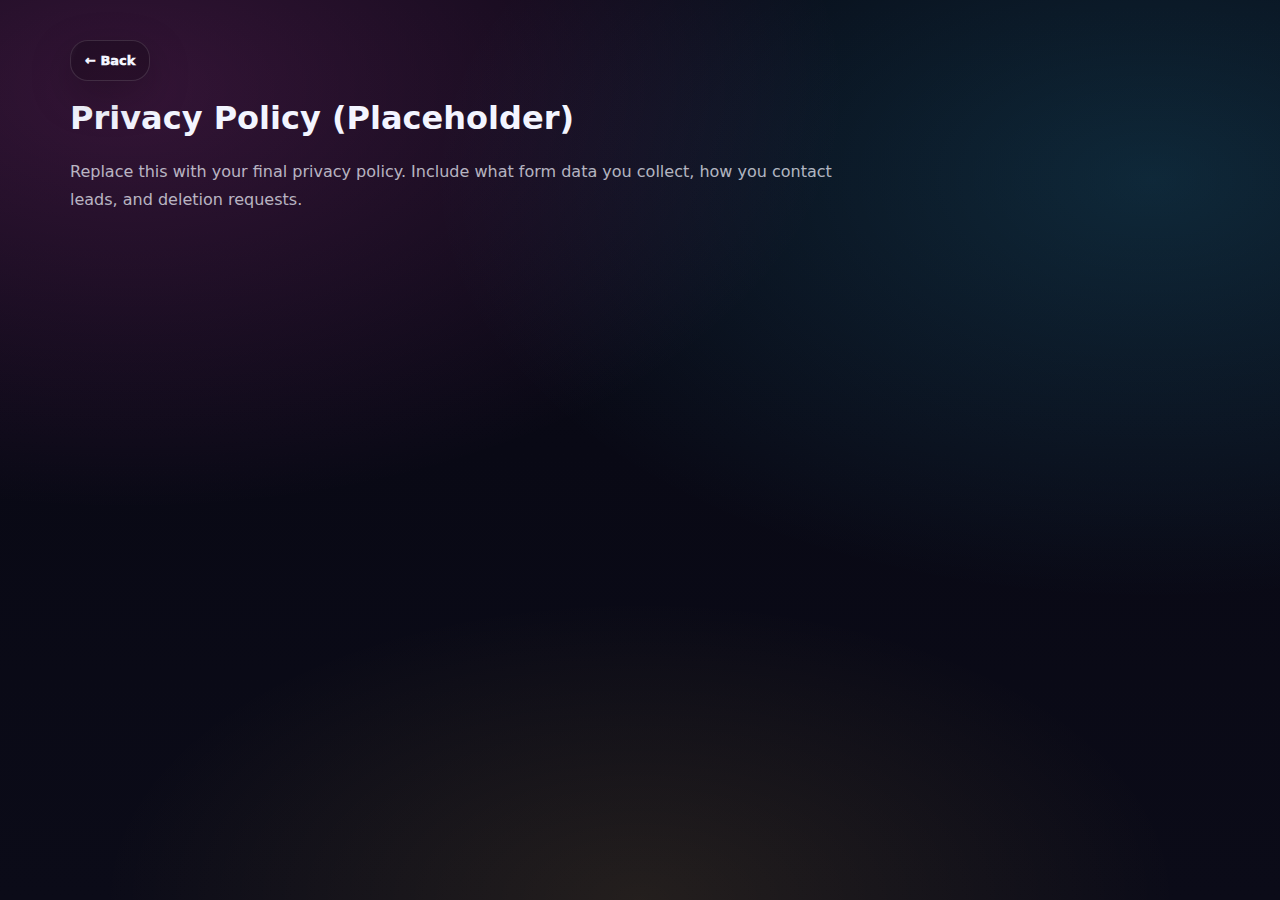
<file: privacy.html>
<!doctype html><html lang="en-GB"><head><meta charset="utf-8"/><meta name="viewport" content="width=device-width, initial-scale=1"/><title>Privacy — Mayfair Pug</title><link rel="stylesheet" href="styles.css"/></head>
<body><div class="container" style="padding:40px 20px;"><a class="btn" href="index.html">← Back</a>
<h1 style="margin-top:18px;">Privacy Policy (Placeholder)</h1>
<p class="lead">Replace this with your final privacy policy. Include what form data you collect, how you contact leads, and deletion requests.</p>
</div></body></html>
</file>
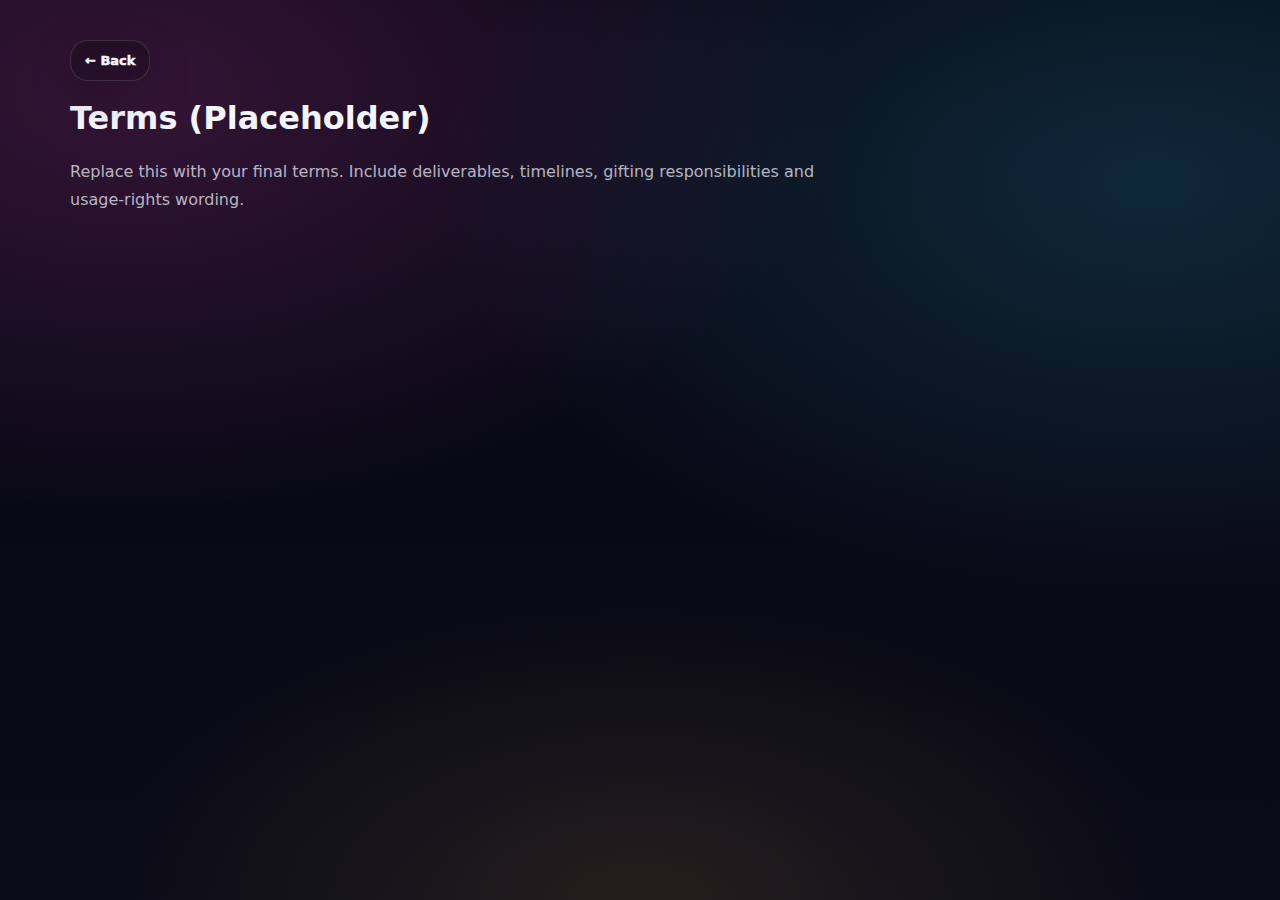
<file: terms.html>
<!doctype html><html lang="en-GB"><head><meta charset="utf-8"/><meta name="viewport" content="width=device-width, initial-scale=1"/><title>Terms — Mayfair Pug</title><link rel="stylesheet" href="styles.css"/></head>
<body><div class="container" style="padding:40px 20px;"><a class="btn" href="index.html">← Back</a>
<h1 style="margin-top:18px;">Terms (Placeholder)</h1>
<p class="lead">Replace this with your final terms. Include deliverables, timelines, gifting responsibilities and usage-rights wording.</p>
</div></body></html>
</file>
<file: styles.css>
:root{
  --bg:#070712; --bg2:#0b0b18;
  --text:#f3f5ff; --muted:rgba(243,245,255,.72); --muted2:rgba(243,245,255,.55);
  --accent:#ff4fd8; --accent2:#32d1ff; --gold:#ffcc4d; --green:#3ee07a;
}
*{box-sizing:border-box}
html,body{height:100%}
body{
  margin:0;
  font-family: ui-sans-serif, system-ui, -apple-system, Segoe UI, Roboto, Arial, "Apple Color Emoji","Segoe UI Emoji";
  color:var(--text);
  background:
    radial-gradient(1200px 700px at 10% 10%, rgba(255,79,216,.18), transparent 60%),
    radial-gradient(1200px 700px at 90% 20%, rgba(50,209,255,.16), transparent 60%),
    radial-gradient(900px 500px at 50% 100%, rgba(255,204,77,.10), transparent 60%),
    linear-gradient(180deg, var(--bg), var(--bg2));
  overflow-x:hidden;
}
a{color:inherit;text-decoration:none}
.container{max-width:1180px;margin:0 auto;padding:0 18px}

.progressbar{position:fixed;top:0;left:0;height:3px;width:0%;background:linear-gradient(90deg,var(--accent),var(--accent2),var(--gold));z-index:90;box-shadow:0 10px 30px rgba(255,79,216,.16)}
.cursor-glow{position:fixed;left:0;top:0;width:320px;height:320px;border-radius:999px;pointer-events:none;transform:translate(-50%,-50%);background:radial-gradient(circle at 30% 30%, rgba(255,79,216,.18), rgba(50,209,255,.12), transparent 60%);filter:blur(12px);opacity:.95;mix-blend-mode:screen;z-index:1}
.noise{position:fixed;inset:-40px;pointer-events:none;opacity:.05;background-image:url("data:image/svg+xml,%3Csvg xmlns='http://www.w3.org/2000/svg' width='240' height='240'%3E%3Cfilter id='n'%3E%3CfeTurbulence type='fractalNoise' baseFrequency='.9' numOctaves='2' stitchTiles='stitch'/%3E%3C/filter%3E%3Crect width='240' height='240' filter='url(%23n)' opacity='.8'/%3E%3C/svg%3E");z-index:1}
body>*{position:relative;z-index:2}

/* Header tidy + responsive */
.header{position:sticky;top:0;z-index:80;backdrop-filter:blur(14px);background:rgba(0,0,0,.30);border-bottom:1px solid rgba(255,255,255,.08)}
.nav{
  display:flex;align-items:center;justify-content:space-between;gap:14px;
  padding:12px 0; flex-wrap:wrap;
}
.brand{display:flex;align-items:center;gap:14px;min-width:220px}
.brand-logo{width:62px;height:62px;object-fit:contain;border-radius:18px;background:rgba(255,255,255,.02);border:1px solid rgba(255,255,255,.10);box-shadow:0 18px 60px rgba(0,0,0,.35)}
.brand .name{display:flex;flex-direction:column;gap:3px}
.brand .name b{font-size:18px;letter-spacing:-.2px}
.brand .name span{font-size:12px;color:var(--muted);line-height:1.25}

.links{display:flex;gap:16px;align-items:center;flex-wrap:wrap;justify-content:center}
.links a{font-weight:950;font-size:13px;color:rgba(243,245,255,.78);padding:8px 10px;border-radius:12px}
.links a:hover{color:var(--text);background:rgba(255,255,255,.04)}
.nav-right{display:flex;align-items:center;gap:12px;flex-wrap:wrap;justify-content:flex-end}
.nav-ctas{display:flex;align-items:center;gap:10px;flex-wrap:wrap}
@media(max-width:1100px){ .links{display:none} }
.nav-toggle{
  display:none;border:1px solid rgba(255,255,255,.12);background:rgba(0,0,0,.18);
  border-radius:14px;padding:10px;cursor:pointer;
}
.nav-toggle span{display:block;width:18px;height:2px;background:rgba(243,245,255,.86);margin:4px 0;border-radius:2px}
@media(max-width:1100px){
  .nav-toggle{display:inline-flex}
  .links.open{display:flex;flex-basis:100%;justify-content:flex-start;padding:8px 0}
}
@media(max-width:720px){ .clock{display:none} }
@media(max-width:520px){ .nav-ctas .ghost{display:none} .brand .name span{display:none} }

.clock{display:flex;align-items:center;gap:10px;padding:10px 12px;border-radius:18px;border:1px solid rgba(255,255,255,.10);background:rgba(0,0,0,.18)}
.clock-dot{width:10px;height:10px;border-radius:999px;background:linear-gradient(135deg,var(--accent),var(--accent2));box-shadow:0 0 0 0 rgba(255,79,216,.45);animation:pulse 1.9s ease-in-out infinite}
.clock-text{display:flex;flex-direction:column;gap:2px}
.clock-time{font-weight:1000;font-size:13px;letter-spacing:-.2px}
.clock-date{font-weight:800;font-size:11px;color:var(--muted)}

.btn{
  position:relative;overflow:hidden;
  display:inline-flex;align-items:center;justify-content:center;gap:10px;
  padding:12px 14px;border-radius:18px;
  border:1px solid rgba(255,255,255,.12);
  background:rgba(0,0,0,.22);
  color:var(--text);
  font-weight:950;font-size:13px;cursor:pointer;
  transition:transform .2s ease,border-color .2s ease,box-shadow .2s ease;
  box-shadow:0 14px 40px rgba(0,0,0,.25)
}
.btn:hover{transform:translateY(-2px);border-color:rgba(255,255,255,.18);box-shadow:0 18px 52px rgba(0,0,0,.35)}
.btn::after{content:"";position:absolute;top:-40%;left:-120%;width:120%;height:180%;background:linear-gradient(90deg,transparent,rgba(255,255,255,.22),transparent);transform:rotate(20deg);transition:left .6s ease}
.btn:hover::after{left:140%}
.btn.primary{background:linear-gradient(135deg, rgba(255,79,216,.32), rgba(50,209,255,.22))}
.btn.whatsapp{background:linear-gradient(135deg, rgba(62,224,122,.18), rgba(50,209,255,.18))}
.btn.ghost{background:rgba(255,255,255,.04)}
.btn.full{width:100%}

/* SVG icon quality */
svg{fill:none;stroke:rgba(243,245,255,.95);stroke-width:2.2;stroke-linecap:round;stroke-linejoin:round}

/* Hero */
.hero{position:relative;overflow:hidden;padding:46px 0 28px}
.hero-bg{position:absolute;inset:-40px -40px -80px -40px;pointer-events:none}
.blob{position:absolute;width:620px;height:620px;border-radius:999px;filter:blur(30px);opacity:.40;animation:drift 12s ease-in-out infinite}
.blob-1{left:-200px;top:-190px;background:radial-gradient(circle at 30% 30%, rgba(255,79,216,.85), transparent 60%)}
.blob-2{right:-260px;top:-150px;background:radial-gradient(circle at 30% 30%, rgba(50,209,255,.85), transparent 60%);animation-duration:14s}
.blob-3{left:18%;bottom:-290px;background:radial-gradient(circle at 30% 30%, rgba(255,204,77,.60), transparent 62%);animation-duration:16s}
@keyframes drift{0%{transform:translate3d(0,0,0) scale(1)}50%{transform:translate3d(28px,-20px,0) scale(1.06)}100%{transform:translate3d(0,0,0) scale(1)}}
.gridlines{position:absolute;inset:0;background:linear-gradient(to right, rgba(255,255,255,.06) 1px, transparent 1px) 0 0/88px 88px,linear-gradient(to bottom, rgba(255,255,255,.05) 1px, transparent 1px) 0 0/88px 88px;opacity:.18;mask-image:radial-gradient(circle at 30% 20%, black 10%, transparent 62%)}

.hero-grid{display:grid;grid-template-columns:1.05fr .95fr;gap:18px;align-items:start}
@media(max-width:1040px){.hero-grid{grid-template-columns:1fr;gap:16px}}
.hero-copy{padding:14px 0}
.pill{display:inline-flex;align-items:center;gap:10px;width:max-content;padding:8px 12px;border-radius:999px;border:1px solid rgba(255,255,255,.12);background:rgba(0,0,0,.18);font-weight:900;font-size:12px;color:rgba(243,245,255,.84)}
.h-title{margin:14px 0 12px;font-size:54px;line-height:1.05;letter-spacing:-1.2px}
@media(max-width:560px){.h-title{font-size:40px}}
.grad{background:linear-gradient(90deg,var(--accent),var(--accent2),var(--gold));-webkit-background-clip:text;background-clip:text;color:transparent}
.h-sub{color:var(--muted);font-size:16px;line-height:1.75;max-width:68ch}

.hero-bullets{display:grid;gap:12px;margin:18px 0 16px}
.hb{display:flex;gap:12px;align-items:flex-start;padding:14px 14px;border-radius:24px;border:1px solid rgba(255,255,255,.10);background:rgba(255,255,255,.04);transition:transform .2s ease,border-color .2s ease,box-shadow .2s ease}
.hb:hover{transform:translateY(-3px);border-color:rgba(255,255,255,.16);box-shadow:0 18px 46px rgba(0,0,0,.26)}
.hb-ico{width:50px;height:50px;border-radius:18px;display:flex;align-items:center;justify-content:center;border:1px solid rgba(255,255,255,.12);background:linear-gradient(135deg, rgba(255,79,216,.18), rgba(50,209,255,.16));flex:0 0 auto}
.hb-ico svg{width:28px;height:28px}
.hb b{display:block}.hb span{display:block;color:var(--muted);font-size:12px;margin-top:3px}

.hero-ctas{display:flex;gap:10px;flex-wrap:wrap;margin-top:14px}
.mini-trust{margin-top:14px;color:rgba(243,245,255,.78);font-weight:800;font-size:12px;display:flex;align-items:center;gap:10px}
.dot{width:10px;height:10px;border-radius:999px;background:linear-gradient(135deg,var(--accent),var(--accent2));box-shadow:0 0 0 0 rgba(255,79,216,.45);animation:pulse 1.9s ease-in-out infinite}
@keyframes pulse{0%{box-shadow:0 0 0 0 rgba(255,79,216,.45)}70%{box-shadow:0 0 0 16px rgba(255,79,216,0)}100%{box-shadow:0 0 0 0 rgba(255,79,216,0)}}

/* Panel / map */
.hero-panel{border-radius:30px;border:1px solid rgba(255,255,255,.12);background:rgba(255,255,255,.05);box-shadow:0 30px 110px rgba(0,0,0,.45);overflow:hidden}
.panel-top{padding:16px 16px 10px;border-bottom:1px solid rgba(255,255,255,.08);background:radial-gradient(700px 260px at 30% 10%, rgba(255,79,216,.12), transparent 60%),radial-gradient(700px 260px at 80% 10%, rgba(50,209,255,.12), transparent 55%)}
.panel-title{display:flex;align-items:center;justify-content:space-between;gap:12px}
.panel-sub{margin-top:6px;font-size:12px;color:var(--muted)}
.kbd{display:inline-flex;align-items:center;justify-content:center;padding:6px 10px;border-radius:999px;border:1px solid rgba(255,255,255,.12);background:rgba(0,0,0,.18);font-weight:900;font-size:12px;color:rgba(243,245,255,.82)}

.map-wrap{padding:14px 16px 6px}
.map{width:100%;height:auto;border-radius:24px;border:1px solid rgba(255,255,255,.10);background:rgba(0,0,0,.12)}
.land{fill:rgba(255,255,255,.11);stroke:rgba(255,255,255,.10);stroke-width:1}
.link{fill:none;stroke:rgba(50,209,255,.40);stroke-width:2.4;stroke-linecap:round;stroke-dasharray:7 10;animation:dash 4.6s linear infinite}
.link2{stroke:rgba(255,79,216,.36);animation-duration:5.6s}
.link3{stroke:rgba(255,204,77,.34);animation-duration:3.8s}
.link4{stroke:rgba(62,224,122,.32);animation-duration:4.4s}
@keyframes dash{to{stroke-dashoffset:-120}}
.node .pulse{animation:pulseMap 2.4s ease-in-out infinite}
.node2 .pulse{animation-duration:2.9s}
.node3 .pulse{animation-duration:2.2s}
.node4 .pulse{animation-duration:3.2s}
.node5 .pulse{animation-duration:2.6s}
.node6 .pulse{animation-duration:3.0s}
@keyframes pulseMap{0%,100%{transform:scale(.86);transform-origin:center;opacity:.24}50%{transform:scale(1.08);opacity:.46}}

.map-legend{display:grid;gap:8px;margin-top:10px}
.legend-row{display:flex;align-items:center;gap:10px;color:var(--muted);font-weight:850;font-size:12px;flex-wrap:wrap}
.lg-dot{width:10px;height:10px;border-radius:999px}
.d1{background:rgba(255,204,77,.95)}
.d2{background:rgba(50,209,255,.95)}
.d3{background:rgba(255,79,216,.95)}
.d4{background:rgba(62,224,122,.95)}
.d5{background:linear-gradient(135deg,var(--accent),var(--accent2))}

.live-row{display:grid;grid-template-columns:1fr 1.25fr;gap:12px;padding:10px 16px 4px}
@media(max-width:560px){.live-row{grid-template-columns:1fr}}
.server{
  border-radius:26px;border:1px solid rgba(255,255,255,.10);background:rgba(0,0,0,.18);
  padding:14px;box-shadow:0 18px 46px rgba(0,0,0,.22)
}
.server-top{display:flex;align-items:center;gap:8px}
.srv-dot{width:10px;height:10px;border-radius:999px;background:linear-gradient(135deg,var(--green),var(--accent2));box-shadow:0 0 0 0 rgba(62,224,122,.45);animation:pulseG 2.1s ease-in-out infinite}
@keyframes pulseG{0%{box-shadow:0 0 0 0 rgba(62,224,122,.45)}70%{box-shadow:0 0 0 14px rgba(62,224,122,0)}100%{box-shadow:0 0 0 0 rgba(62,224,122,0)}}
.racks{margin-top:10px;display:grid;gap:8px}
.rack{border-radius:18px;border:1px solid rgba(255,255,255,.10);background:rgba(255,255,255,.05);padding:10px;display:flex;gap:8px;justify-content:space-between}
.rack i{display:block;width:18%;height:8px;border-radius:999px;background:rgba(255,255,255,.10);position:relative;overflow:hidden}
.rack i::after{content:"";position:absolute;inset:0;background:linear-gradient(90deg, transparent, rgba(50,209,255,.55), transparent);transform:translateX(-120%);animation:scan 2.8s linear infinite}
.rack:nth-child(2) i::after{animation-duration:3.2s}
.rack:nth-child(3) i::after{animation-duration:2.4s}
@keyframes scan{to{transform:translateX(220%)}}

.actions{
  border-radius:26px;border:1px solid rgba(255,255,255,.10);background:rgba(0,0,0,.18);
  padding:14px;display:grid;gap:10px;box-shadow:0 18px 46px rgba(0,0,0,.22)
}
.action{display:flex;align-items:center;gap:10px;padding:10px 10px;border-radius:20px;border:1px solid rgba(255,255,255,.10);background:rgba(255,255,255,.05)}
.action b{font-size:16px;letter-spacing:-.2px}
.a-ico{width:42px;height:42px;border-radius:16px;border:1px solid rgba(255,255,255,.12);background:linear-gradient(135deg, rgba(255,79,216,.14), rgba(50,209,255,.12));display:flex;align-items:center;justify-content:center;flex:0 0 auto}
.a-ico svg{width:22px;height:22px}

.stats-grid{display:grid;grid-template-columns:1fr 1fr;gap:12px;padding:12px 16px 16px}
.stat{border-radius:22px;border:1px solid rgba(255,255,255,.10);background:rgba(0,0,0,.18);padding:14px;transition:transform .22s ease,border-color .22s ease,box-shadow .22s ease}
.stat:hover{transform:translateY(-4px);border-color:rgba(255,255,255,.16);box-shadow:0 18px 46px rgba(0,0,0,.28)}
.stat-num{font-size:28px;font-weight:1000;letter-spacing:-.6px;background:linear-gradient(90deg,var(--accent),var(--accent2),var(--gold));-webkit-background-clip:text;background-clip:text;color:transparent}
.stat-lbl{color:var(--muted);font-weight:900;font-size:12px;margin-top:6px}
.panel-foot{padding:14px 16px 16px;border-top:1px solid rgba(255,255,255,.08);display:flex;align-items:center;justify-content:space-between;gap:12px;flex-wrap:wrap}

.small{font-size:12px;color:rgba(243,245,255,.78);font-weight:750}
.muted{color:var(--muted)}
.muted2{color:var(--muted2)}

/* Sections */
.section{padding:74px 0}
.section-head{display:flex;align-items:flex-end;justify-content:space-between;gap:14px;flex-wrap:wrap;margin-bottom:20px}
.section-head h2{margin:0;font-size:34px;letter-spacing:-.6px}
@media(max-width:560px){.section-head h2{font-size:28px}}
.lead{margin:0;color:var(--muted);line-height:1.75;max-width:78ch}

/* Cards flow */
.cards-flow{position:relative;display:grid;grid-template-columns:repeat(3,1fr);gap:14px}
@media(max-width:1040px){.cards-flow{grid-template-columns:1fr} .flow-line{display:none}}
.flow-line{
  position:absolute;left:12%;right:12%;top:58px;height:4px;border-radius:999px;
  background:linear-gradient(90deg, rgba(255,79,216,.28), rgba(50,209,255,.28), rgba(255,204,77,.28));
  filter:blur(.2px);opacity:.8;pointer-events:none;
}
.flow-line::after{
  content:"";position:absolute;left:0;top:0;height:100%;width:20%;
  background:linear-gradient(90deg, transparent, rgba(255,255,255,.30), transparent);
  transform:translateX(-120%);animation:flow 3.2s linear infinite;
}
@keyframes flow{to{transform:translateX(620%)}}

.card{border-radius:30px;border:1px solid rgba(255,255,255,.12);background:rgba(255,255,255,.05);padding:18px;position:relative;overflow:hidden;box-shadow:0 18px 52px rgba(0,0,0,.26);transition:transform .22s ease,box-shadow .22s ease,border-color .22s ease}
.card:hover{transform:translateY(-7px);box-shadow:0 30px 115px rgba(0,0,0,.40);border-color:rgba(255,255,255,.18)}
.card.hot{background:linear-gradient(135deg, rgba(255,79,216,.12), rgba(50,209,255,.08))}
.card .badge{position:absolute;top:14px;right:14px;padding:6px 10px;border-radius:999px;border:1px solid rgba(255,255,255,.12);background:rgba(0,0,0,.22);font-weight:950;font-size:12px}
.card-top{display:flex;gap:14px;align-items:center}
.icon{width:62px;height:62px;border-radius:22px;border:1px solid rgba(255,255,255,.12);background:rgba(0,0,0,.18);display:flex;align-items:center;justify-content:center;flex:0 0 auto}
.icon.big{width:66px;height:66px}
.icon svg{width:30px;height:30px}
.list{margin:14px 0 16px;padding-left:18px;color:var(--muted);line-height:1.7}
.list li{margin:8px 0}
.banner{margin-top:16px;padding:16px 16px;border-radius:28px;border:1px solid rgba(255,255,255,.12);background:rgba(0,0,0,.18);display:flex;align-items:center;justify-content:space-between;gap:12px;flex-wrap:wrap}

/* Flow */
.flow{display:grid;grid-template-columns:repeat(4,1fr);gap:14px}
@media(max-width:1040px){.flow{grid-template-columns:1fr 1fr}}
@media(max-width:560px){.flow{grid-template-columns:1fr}}
.flow-card{border-radius:30px;border:1px solid rgba(255,255,255,.12);background:rgba(255,255,255,.05);padding:18px;box-shadow:0 18px 52px rgba(0,0,0,.22);display:flex;gap:14px;align-items:flex-start;transition:transform .22s ease,box-shadow .22s ease,border-color .22s ease}
.flow-card:hover{transform:translateY(-6px);box-shadow:0 30px 110px rgba(0,0,0,.38);border-color:rgba(255,255,255,.18)}
.flow-ico{width:58px;height:58px;border-radius:22px;border:1px solid rgba(255,255,255,.12);background:linear-gradient(135deg, rgba(255,79,216,.18), rgba(50,209,255,.16));display:flex;align-items:center;justify-content:center;flex:0 0 auto}
.flow-ico svg{width:28px;height:28px}
.flow-card b{display:block;margin-top:2px}
.flow-card p{margin:6px 0 0;line-height:1.7}

/* Source grid + tiles */
.source-grid{display:grid;grid-template-columns:repeat(4,1fr);gap:12px;margin-bottom:16px}
@media(max-width:1040px){.source-grid{grid-template-columns:repeat(2,1fr)}}
@media(max-width:560px){.source-grid{grid-template-columns:1fr}}
.source{border-radius:24px;border:1px solid rgba(255,255,255,.10);background:rgba(255,255,255,.05);padding:16px;display:flex;flex-direction:column;gap:7px;transition:transform .2s ease,box-shadow .2s ease,border-color .2s ease}
.source:hover{transform:translateY(-4px);box-shadow:0 18px 46px rgba(0,0,0,.30);border-color:rgba(255,255,255,.18)}
.s-ico{width:44px;height:44px;border-radius:16px;background:rgba(0,0,0,.25);border:1px solid rgba(255,255,255,.12);display:flex;align-items:center;justify-content:center;font-weight:1000;letter-spacing:.5px}
.source span{color:var(--muted);font-size:12px}

.split{display:grid;grid-template-columns:1fr 1fr;gap:14px;align-items:start}
@media(max-width:1040px){.split{grid-template-columns:1fr}}
.tile{border-radius:30px;border:1px solid rgba(255,255,255,.12);background:rgba(255,255,255,.05);padding:18px;box-shadow:0 18px 52px rgba(0,0,0,.22);transition:transform .22s ease,box-shadow .22s ease,border-color .22s ease}
.tile:hover{transform:translateY(-6px);box-shadow:0 30px 110px rgba(0,0,0,.36);border-color:rgba(255,255,255,.18)}
.tile.glow{box-shadow:0 30px 110px rgba(50,209,255,.10)}

.deliverables{display:grid;gap:12px;margin-top:14px}
.del{display:flex;gap:12px;align-items:center;padding:12px 12px;border-radius:22px;border:1px solid rgba(255,255,255,.10);background:rgba(0,0,0,.18)}
.del-ico{width:46px;height:46px;border-radius:16px;border:1px solid rgba(255,255,255,.12);background:rgba(255,255,255,.05);display:flex;align-items:center;justify-content:center;flex:0 0 auto}
.del-ico svg{width:22px;height:22px}
.del b{display:block}
.del span{display:block;font-size:12px;margin-top:2px}

/* Inputs: dropdown contrast */
label{font-weight:900;font-size:12px;color:rgba(243,245,255,.85)}
input,select,textarea{
  width:100%;border-radius:18px;border:1px solid rgba(255,255,255,.12);
  background:rgba(0,0,0,.26);color:rgba(243,245,255,.92);
  padding:12px 12px;outline:none
}
select{color:rgba(243,245,255,.92)}
select option{background:#0b0b18;color:#f3f5ff}
textarea{min-height:108px;resize:vertical}

.calc{margin-top:12px;display:grid;gap:10px}
.calc-out{margin-top:4px;padding:16px;border-radius:24px;border:1px solid rgba(255,255,255,.10);background:rgba(0,0,0,.18);display:flex;flex-direction:column;gap:4px}
.big{font-size:26px;font-weight:1000;letter-spacing:-.6px;background:linear-gradient(90deg,var(--accent),var(--accent2),var(--gold));-webkit-background-clip:text;background-clip:text;color:transparent}

.chips{display:flex;gap:10px;flex-wrap:wrap;margin-top:12px}
.chip{padding:8px 10px;border-radius:999px;border:1px solid rgba(255,255,255,.12);background:rgba(0,0,0,.18);font-weight:900;font-size:12px}

/* FAQ */
.faq{border-radius:24px;border:1px solid rgba(255,255,255,.10);background:rgba(0,0,0,.18);padding:14px 16px}
.faq summary{cursor:pointer;font-weight:1000}
.faq p{margin:10px 0 0;color:var(--muted);line-height:1.75}
.faq-grid{display:grid;grid-template-columns:1fr 1fr;gap:12px}
@media(max-width:860px){.faq-grid{grid-template-columns:1fr}}

/* Contact form */
.form-wrap{display:grid;grid-template-columns:1.25fr .75fr;gap:14px;align-items:start}
@media(max-width:1040px){.form-wrap{grid-template-columns:1fr}}
form{border-radius:30px;border:1px solid rgba(255,255,255,.12);background:rgba(255,255,255,.05);padding:18px;box-shadow:0 30px 110px rgba(0,0,0,.36)}
.grid{display:grid;grid-template-columns:1fr 1fr;gap:12px}
.grid .full{grid-column:1/-1}
@media(max-width:560px){.grid{grid-template-columns:1fr}}
.consent{display:flex;gap:10px;align-items:flex-start;margin:14px 0}
.consent input{width:auto;margin-top:4px}
.form-actions{display:flex;gap:10px;flex-wrap:wrap;margin-top:8px}
.form-side{display:grid;gap:12px}
.side-card{border-radius:30px;border:1px solid rgba(255,255,255,.12);background:rgba(255,255,255,.05);padding:18px;box-shadow:0 18px 52px rgba(0,0,0,.22)}
.side-card.glow{box-shadow:0 30px 110px rgba(255,79,216,.10)}

/* Footer + sticky */
.footer{padding:24px 0 98px;border-top:1px solid rgba(255,255,255,.08);background:rgba(0,0,0,.16)}
.foot{display:flex;align-items:center;justify-content:space-between;gap:12px;flex-wrap:wrap}
.foot-left{display:flex;align-items:center;gap:12px}
.foot-left img{width:58px;height:58px;object-fit:contain;border-radius:18px;border:1px solid rgba(255,255,255,.10);background:rgba(0,0,0,.18)}
.foot-ctas{display:flex;gap:10px;flex-wrap:wrap}

.stickybar{position:fixed;left:0;right:0;bottom:0;z-index:85;border-top:1px solid rgba(255,255,255,.10);background:rgba(0,0,0,.32);backdrop-filter:blur(14px)}
.sticky-inner{display:flex;align-items:center;justify-content:space-between;gap:12px;padding:12px 0;flex-wrap:wrap}
.sticky-left{display:flex;align-items:center;gap:10px}
.sticky-left img{width:48px;height:48px;object-fit:contain;border-radius:16px;border:1px solid rgba(255,255,255,.10);background:rgba(0,0,0,.18)}
.sticky-right{display:flex;gap:10px;flex-wrap:wrap}
@media(max-width:560px){.sticky-left span{display:none}}

/* Back to top */
.btt{position:fixed;left:18px;bottom:106px;z-index:86;border:none;cursor:pointer;display:flex;align-items:center;gap:10px;padding:12px 12px;border-radius:18px;color:var(--text);background:rgba(0,0,0,.28);border:1px solid rgba(255,255,255,.12);backdrop-filter:blur(10px);box-shadow:0 18px 50px rgba(0,0,0,.32);opacity:0;transform:translateY(10px);transition:opacity .2s ease,transform .2s ease}
.btt.on{opacity:1;transform:translateY(0)}
.btt:hover{transform:translateY(-3px)}
.btt-ico{width:34px;height:34px;border-radius:14px;background:linear-gradient(135deg, rgba(255,79,216,.30), rgba(50,209,255,.22));border:1px solid rgba(255,255,255,.12);display:flex;align-items:center;justify-content:center;font-weight:1000}
.btt-txt{font-weight:1000}

/* Reveal */
.reveal{opacity:0;transform:translateY(10px);transition:opacity .6s ease,transform .6s ease}
.reveal.on{opacity:1;transform:translateY(0)}
</file>
